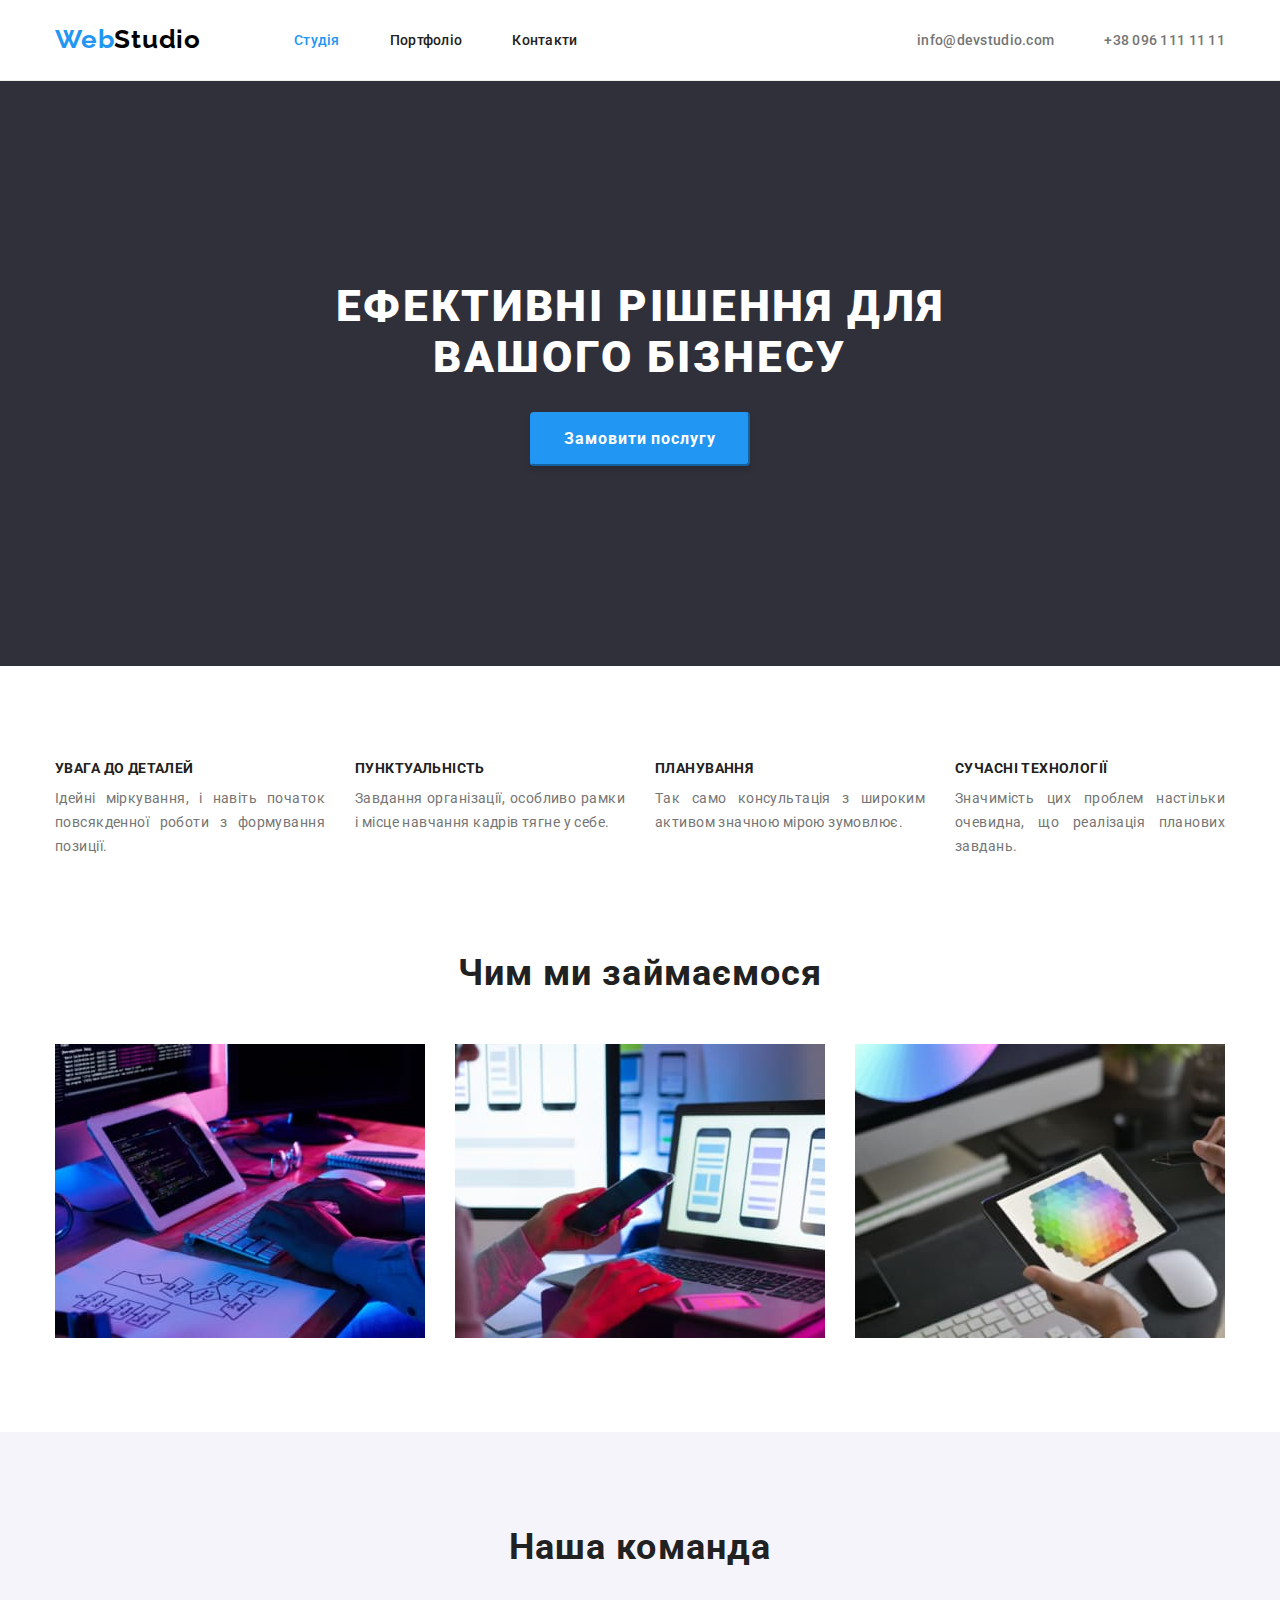
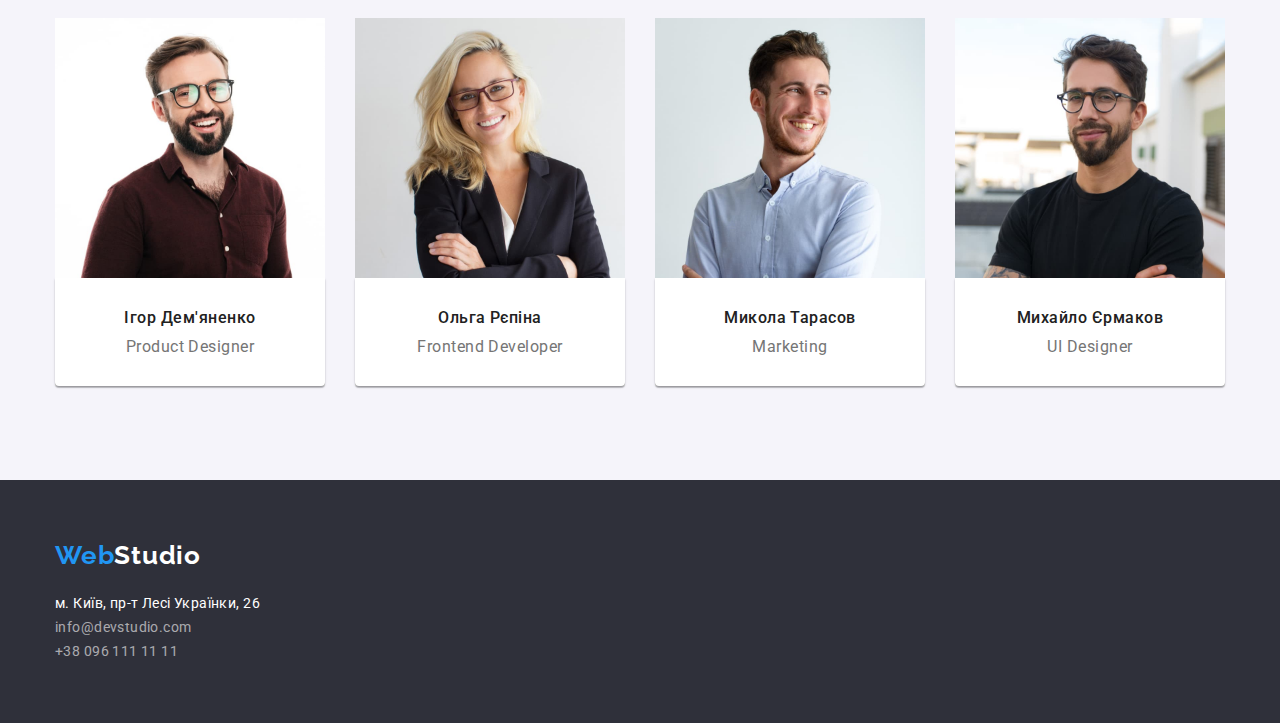
<file: index.html>
<!DOCTYPE html>
<html lang="uk">
  <head>
    <meta charset="UTF-8" />
    <meta http-equiv="X-UA-Compatible" content="IE=edge" />
    <meta name="viewport" content="width=device-width, initial-scale=1.0" />
    <title>Студія</title>

    <link
      href="https://fonts.googleapis.com/css2?family=Raleway:wght@700&family=Roboto:wght@400;500;700;900&display=swap"
      rel="stylesheet"
    />
    <link
      rel="stylesheet"
      href="https://cdnjs.cloudflare.com/ajax/libs/modern-normalize/1.1.0/modern-normalize.min.css"
    />
    <link rel="stylesheet" href="./css/style.css" />
  </head>
  <body>
    <header class="menu">
      <div class="container header-container">
        <a class="logo link" href="logo">Web<span class="logo-header">Studio</span></a>
        <nav>
          <ul class="nav-list list">
            <li class="nav-item">
              <a href="./index.html" class="header-contacts current link">Студія</a>
            </li>
            <li class="nav-item">
              <a href="./portfolio.html" class="header-contacts link">Портфоліо</a>
            </li>
            <li class="nav-item">
              <a href="" class="header-contacts link">Контакти</a>
            </li>
          </ul>
        </nav>
        <div class="header-right">
          <ul class="header-right-list list">
            <li>
              <a href="mailto:info@devstudio.com" class="header-contacts header-mail link"
                >info@devstudio.com</a
              >
            </li>
            <li>
              <a href="tel:+380961111111" class="header-contacts header-tel link"
                >+38 096 111 11 11</a
              >
            </li>
          </ul>
        </div>
      </div>
    </header>
    <main>
      <section class="hero">
        <div class="container">
          <h1 class="hero-title">Ефективні рішення для вашого бізнесу</h1>
          <button type="button" class="hero-btn">Замовити послугу</button>
        </div>
      </section>
      <section class="skills">
        <div class="container">
          <h2 hidden>Наші переваги</h2>
          <ul class="skills-list list">
            <li class="skills-item">
              <h3 class="skills-title">УВАГА ДО ДЕТАЛЕЙ</h3>
              <p class="skills-text">
                Ідейні міркування, і навіть початок повсякденної роботи з формування позиції.
              </p>
            </li>
            <li class="skills-item">
              <h3 class="skills-title">ПУНКТУАЛЬНІСТЬ</h3>
              <p class="skills-text">
                Завдання організації, особливо рамки і місце навчання кадрів тягне у себе.
              </p>
            </li>
            <li class="skills-item">
              <h3 class="skills-title">ПЛАНУВАННЯ</h3>
              <p class="skills-text">
                Tак само консультація з широким активом значною мірою зумовлює.
              </p>
            </li>
            <li class="skills-item">
              <h3 class="skills-title">СУЧАСНІ ТЕХНОЛОГІЇ</h3>
              <p class="skills-text">
                Значимість цих проблем настільки очевидна, що реалізація планових завдань.
              </p>
            </li>
          </ul>
        </div>
      </section>
      <section class="activity">
        <div class="container">
          <h2 class="activity-title">Чим ми займаємося</h2>
          <ul class="activity-list list">
            <li class="activity-item">
              <img src="./imeges/box1.jpg" alt="" width="370" />
            </li>
            <li class="activity-item">
              <img src="./imeges/box2.jpg" alt="" width="370" />
            </li>
            <li class="activity-item">
              <img src="./imeges/box3.jpg" alt="" width="370" />
            </li>
          </ul>
        </div>
      </section>
      <section class="team r">
        <div class="container">
          <h2 class="team-title">Наша команда</h2>
          <ul class="team-list list">
            <li class="team-item">
              <img src="./imeges/img-5.jpg" alt="" width="270" />
              <div class="card">
                <h3 class="team-name">Ігор Дем'яненко</h3>
                <p class="team-job">Product Designer</p>
              </div>
            </li>
            <li class="team-item">
              <img src="./imeges/img-2-2.jpg" alt="" width="270" />
              <div class="card">
                <h3 class="team-name">Ольга Рєпіна</h3>
                <p class="team-job">Frontend Developer</p>
              </div>
            </li>
            <li class="team-item">
              <img src="./imeges/img-3-2.jpg" alt="" width="270" />
              <div class="card">
                <h3 class="team-name">Микола Тарасов</h3>
                <p class="team-job">Marketing</p>
              </div>
            </li>

            <li class="team-item">
              <img src="./imeges/img-4-2.jpg" alt="" width="270" />
              <div class="card">
                <h3 class="team-name">Михайло Єрмаков</h3>
                <p class="team-job">UI Designer</p>
              </div>
            </li>
          </ul>
        </div>
      </section>
    </main>
    <footer class="contacts">
      <div class="container footer">
        <a href="" class="logo-down link">Web<span class="logo-footer link">Studio</span></a>
        <address>
          <ul class="contacts-list list">
            <li>
              <a href="" class="contacts-street link">м. Київ, пр-т Лесі Українки, 26</a>
            </li>
            <li>
              <a href="mailto:info@devstudio.com" class="contacts-mail link">info@devstudio.com</a>
            </li>
            <li>
              <a href="tel:+380961111111" class="contacts-tel link">+38 096 111 11 11</a>
            </li>
          </ul>
        </address>
      </div>
    </footer>
  </body>
</html>
</file>
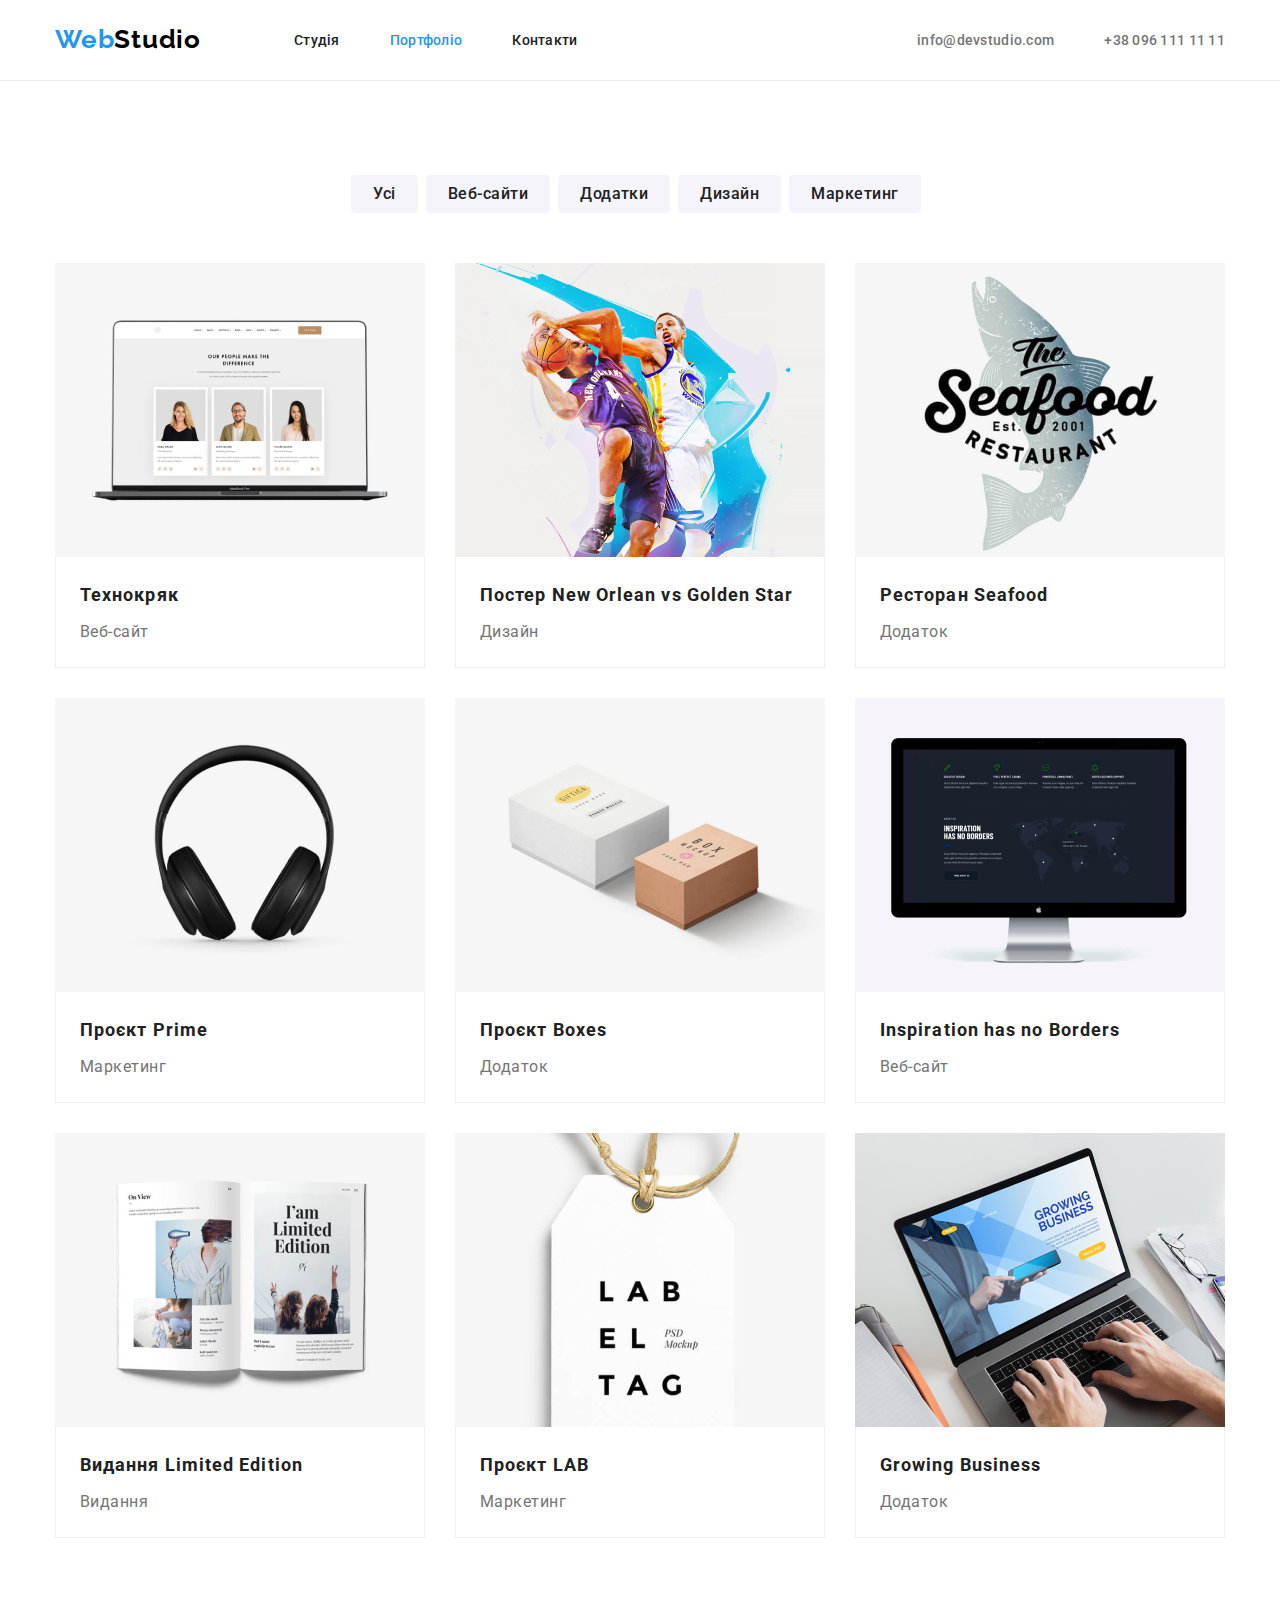
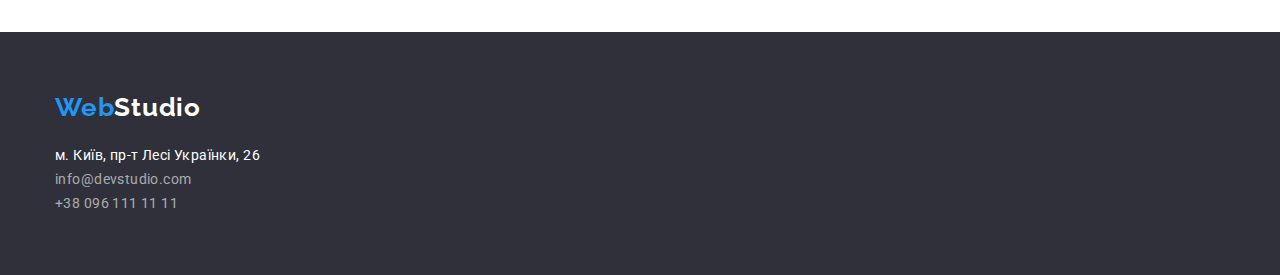
<file: portfolio.html>
<!DOCTYPE html>
<html lang="uk">
  <head>
    <meta charset="UTF-8" />
    <meta http-equiv="X-UA-Compatible" content="IE=edge" />
    <meta name="viewport" content="width=device-width, initial-scale=1.0" />
    <title>Портфоліо</title>
    <link
      href="https://fonts.googleapis.com/css2?family=Raleway:wght@700&family=Roboto:wght@400;500;700;900&display=swap"
      rel="stylesheet"
    />
    <link
      rel="stylesheet"
      href="https://cdnjs.cloudflare.com/ajax/libs/modern-normalize/1.1.0/modern-normalize.min.css"
    />
    <link rel="stylesheet" href="./css/style.css" />
  </head>
  <body>
    <header class="menu">
      <div class="container header-container">
        <a class="logo link" href="logo">Web<span class="logo-header">Studio</span></a>
        <nav>
          <ul class="nav-list list">
            <li class="nav-item">
              <a href="./index.html" class="header-contacts link">Студія</a>
            </li>
            <li class="nav-item">
              <a href="./portfolio.html" class="header-contacts current link">Портфоліо</a>
            </li>
            <li class="nav-item">
              <a href="" class="header-contacts link">Контакти</a>
            </li>
          </ul>
        </nav>
        <div class="header-right">
          <ul class="header-right-list list">
            <li>
              <a href="mailto:info@devstudio.com" class="header-contacts header-mail link"
                >info@devstudio.com</a
              >
            </li>
            <li>
              <a href="tel:+380961111111" class="header-contacts header-tel link"
                >+38 096 111 11 11</a
              >
            </li>
          </ul>
        </div>
      </div>
    </header>
    <main>
      <section class="portfolio">
        <div class="container">
          <ul class="btn-list list">
            <li><button type="button" class="btn">Усі</button></li>
            <li><button type="button" class="btn">Веб-сайти</button></li>
            <li><button type="button" class="btn">Додатки</button></li>
            <li><button type="button" class="btn">Дизайн</button></li>
            <li><button type="button" class="btn">Маркетинг</button></li>
          </ul>
          <h1 hidden>Приклади робіт</h1>
          <ul class="example-list list">
            <li class="example">
              <a href="" class="link">
                <img src="./imeges/img-6.jpg" alt="computer" width="370" />
                <div class="example-card-down">
                  <h2 class="example-title">Технокряк</h2>
                  <p class="example-item">Веб-сайт</p>
                </div>
              </a>
            </li>
            <li class="example">
              <a href="" class="link">
                <img src="./imeges/img-7.jpg" alt="poster" width="370" />
                <div class="example-card-down">
                  <h2 class="example-title">Постер New Orlean vs Golden Star</h2>
                  <p class="example-item">Дизайн</p>
                </div>
              </a>
            </li>
            <li class="example">
              <a href="" class="link">
                <img src="./imeges/img-8.jpg" alt="restaurant" width="370" />
                <div class="example-card-down">
                  <h2 class="example-title">Ресторан Seafood</h2>
                  <p class="example-item">Додаток</p>
                </div>
              </a>
            </li>
            <li class="example">
              <a href="" class="link">
                <img src="./imeges/img-9.jpg" alt="headphones" width="370" />
                <div class="example-card-down">
                  <h2 class="example-title">Проєкт Prime</h2>
                  <p class="example-item">Маркетинг</p>
                </div>
              </a>
            </li>
            <li class="example">
              <a href="" class="link">
                <img src="./imeges/img-10.jpg" alt="boxes" width="370" />
                <div class="example-card-down">
                  <h2 class="example-title">Проєкт Boxes</h2>
                  <p class="example-item">Додаток</p>
                </div>
              </a>
            </li>
            <li class="example">
              <a href="" class="link">
                <img src="./imeges/img-11.jpg" alt="monitor" width="370" />
                <div class="example-card-down">
                  <h2 class="example-title">Inspiration has no Borders</h2>
                  <p class="example-item">Веб-сайт</p>
                </div>
              </a>
            </li>
            <li class="example">
              <a href="" class="link">
                <img src="./imeges/img-12.jpg" alt="magazine" width="370" />
                <div class="example-card-down">
                  <h2 class="example-title">Видання Limited Edition</h2>
                  <p class="example-item">Видання</p>
                </div>
              </a>
            </li>
            <li class="example">
              <a href="" class="link">
                <img src="./imeges/img-13.jpg" alt="label" width="370" />
                <div class="example-card-down">
                  <h2 class="example-title">Проєкт LAB</h2>
                  <p class="example-item">Маркетинг</p>
                </div>
              </a>
            </li>
            <li class="example">
              <a href="" class="link">
                <img src="./imeges/img-14.jpg" alt="notebook" width="370" />
                <div class="example-card-down">
                  <h2 class="example-title">Growing Business</h2>
                  <p class="example-item">Додаток</p>
                </div>
              </a>
            </li>
          </ul>
        </div>
      </section>
    </main>
    <footer class="contacts">
      <div class="container footer">
        <a href="" class="logo-down link">Web<span class="logo-footer link">Studio</span></a>
        <address>
          <ul class="contacts-list list">
            <li>
              <a href="" class="contacts-street link">м. Київ, пр-т Лесі Українки, 26</a>
            </li>
            <li>
              <a href="mailto:info@devstudio.com" class="contacts-mail link">info@devstudio.com</a>
            </li>
            <li>
              <a href="tel:+380961111111" class="contacts-tel link">+38 096 111 11 11</a>
            </li>
          </ul>
        </address>
      </div>
    </footer>
  </body>
</html>
</file>
<file: css/style.css>
:root {
  --primary-text-color: #757575;
  --title-text-color: #212121;
  --accent-text-color: #2196f3;
  --primary-white-bgc: #ffffff;
  --secondary-bgc: #2f303a;
  --skills-bgc: #f5f5f5;
  --team-bgc: #f5f4fa;
  --accent-bgc: #2196f3;
  --hero-button-text: #ffffff;
}

body {
  font-family: "Roboto", Verdana, sans-serif;
  background-color: var(--primary-white-bgc);
}

p,
h1,
h2,
h3 {
  margin: 0;
}

img {
  display: block;
  max-width: 100%;
  height: auto;
}

.list {
  list-style: none;
  margin: 0;
  padding: 0;
}


.link {
  text-decoration: none;
}

.menu {
 
  border-bottom: 1px solid #ececec;
}

.header-container {
  display: flex;
  align-items: center;
  
}

.nav-list {
  display: flex;
  align-items: center;
  gap: 50px;
}



.logo {
  font-family: "Raleway", sans-serif;
  font-weight: 700;
  font-size: 26px;
  line-height: 31px;
  letter-spacing: 0.03em;
  color: var(--accent-text-color);
  margin-right: 93px;
  padding-top: 24px;
  padding-bottom: 25px;
}

.header-right {
  margin-left: auto;
}

.header-right-list {
  display: flex;
  align-items: center;
  gap: 50px;
}

.logo-header {
  color: #000000;
}

.header-contacts {
  font-weight: 500;
  font-size: 14px;
  line-height: calc(16 / 14);
  letter-spacing: 0.02em;
  color: var(--title-text-color);
  padding-top: 32px;
  padding-bottom: 32px;
}

.header-contacts:hover,
.header-contacts:focus {
  color: var(--accent-text-color);
}
.current{
  color: var(--accent-text-color);
}
.header-mail,
.header-tel {
  color: var(--primary-text-color);
}

.hero {
  background-color: var(--secondary-bgc);
  padding-top: 200px;
  padding-bottom: 200px;
  text-align: center;
}

.container {
  width: 1200px;
  padding-right: 15px;
  padding-left: 15px;
  margin-left: auto;
  margin-right: auto;
}

.hero-title {
  font-weight: 900;
  font-size: 44px;
  letter-spacing: 0.06em;
  text-transform: uppercase;
  width: 696px;
  text-align: center;
  color: var(--primary-white-bgc);
  margin-bottom: 30px;
  margin-left: auto;
  margin-right: auto;
}

.hero-btn {
  background-color: var(--accent-bgc);
  box-shadow: 0px 4px 4px rgba(19, 14, 14, 0.15);
  border-color: #2196f3;

  font-weight: 700;
  font-size: 16px;
  line-height: calc(30 / 16);
  display: inline-block;
  align-items: center;

  letter-spacing: 0.06em;
  cursor: pointer;
  color: var(--hero-button-text);
  padding-top: 10px;
  padding-bottom: 10px;
  padding-right: 32px;
  padding-left: 32px;
  min-width: 216px;
  min-height: 50px;
  border-radius: 4px;
}

.skills {
  background-color: var(--primary-white-bgc);
  padding-top: 94px;
  padding-bottom: 94px;
}

.skills-list {
  text-align: justify;
  display: flex;
  align-items: baseline;
  justify-content: center;
}

.skills-title {
  font-size: 14px;
  line-height: calc(16 / 14);
  letter-spacing: 0.03em;
  text-transform: uppercase;
  color: var(--title-text-color);
  width: 270px;
  margin-bottom: 10px;
  margin-left: 0px;
}

.skills-text {
  font-size: 14px;
  line-height: calc(24 / 14);
  letter-spacing: 0.03em;
  width: 270px;
  color: var(--primary-text-color);
}

.skills-item {
  width: 270px;
  margin-right: 30px;
}

.skills-item:nth-child(4n) {
  margin-right: 0px;
}

.activity {
  padding-bottom: 94px;
  text-align: center;
}

.activity-list {
  display: flex;
  align-items: baseline;
  justify-content: center;
}

.activity-title {
  font-size: 36px;
  line-height: calc(42 / 36);
  text-align: center;
  letter-spacing: 0.03em;

  color: var(--title-text-color);
  margin-bottom: 50px;
  margin-left: auto;
  margin-right: auto;
}

.activity-item {
  width: 370px;
  margin-right: 30px;
}

.activity-item:nth-child(3n) {
  margin-right: 0px;
}

.team {
  background-color: var(--team-bgc);
  padding-top: 94px;
  padding-bottom: 94px;
}

.team-list {
  display: flex;
  align-items: baseline;
  justify-content: center;
}

.team-title {
  font-size: 36px;
  line-height: calc(42 / 36);
  text-align: center;
  letter-spacing: 0.03em;

  color: var(--title-text-color);

  margin-bottom: 50px;
}

.team-item {
  width: 270px;
  border-width: 1px;
  border-color: #757575;
  margin-right: 30px;
}

.team-item:nth-child(4n) {
  margin-right: 0px;
}

.team-name {
  font-weight: 500;
  font-size: 16px;
  line-height: calc(19 / 16);
  text-align: center;
  letter-spacing: 0.03em;
  color: var(--title-text-color);
  margin-bottom: 10px;
}

.team-item {
  background-color: var(--primary-white-bgc);
}

.card {
  padding-top: 30px;
  padding-bottom: 30px;
  box-shadow: 0px 1px 3px rgba(0, 0, 0, 0.12), 0px 1px 1px rgba(0, 0, 0, 0.14),
    0px 2px 1px rgba(0, 0, 0, 0.2);
  border-radius: 0px 0px 4px 4px;
}

.team-job {
  font-size: 16px;
  line-height: calc(19 / 16);
  text-align: center;
  letter-spacing: 0.03em;
  color: var(--primary-text-color);
}

.logo-down {
  font-family: "Raleway", sans-serif;
  font-weight: 700;
  font-size: 26px;
  line-height: calc(31 / 26);
  letter-spacing: 0.03em;
  color: var(--accent-text-color);
  
}

.logo-footer {
  color: var(--hero-button-text);
 
}

.contacts {
  background: var(--secondary-bgc);
  padding-top: 60px;
  padding-bottom: 60px;
}

.footer {
  text-align: justify;
}
.contacts-list{
  margin-top: 20px;
}

.contacts-street {
  font-style: normal;
  font-size: 14px;
  line-height: calc(24 / 14);
  letter-spacing: 0.03em;
  color: var(--hero-button-text);
  margin-bottom: 9px;
}

.contacts-mail:hover,
.contacts-mail:focus {
  color: var(--accent-text-color);
}

.contacts-mail {
  font-style: normal;
  font-size: 14px;
  line-height: calc(24 / 14);
  letter-spacing: 0.03em;
  color: rgba(255, 255, 255, 0.6);
  margin-bottom: 9px;
}

.contacts-tel {
  font-style: normal;
  font-size: 14px;
  line-height: calc(24 / 14);
  letter-spacing: 0.03em;
  color: rgba(255, 255, 255, 0.6);
}

.contacts-tel:hover,
.contacts-tel:focus {
  color: var(--accent-text-color);
}

.portfolio {
  padding-top: 94px;
  padding-bottom: 94px;
}

.btn {
  font-family: inherit;
  font-weight: 500;
  font-size: 16px;
  line-height: calc(26 / 16);
  letter-spacing: 0.03em;
  color: var(--title-text-color);
  background: #f5f4fa;
  border-radius: 4px;
  border: none;
  padding: 6px 22px 6px 22px;
  margin-right: 8px;
  cursor: pointer;
}

.btn:nth-child(5n) {
  margin-right: 0px;
}

.btn:hover,
.btn:focus {
  color: var(--primary-white-bgc);
  background-color: var(--accent-bgc);
  border-color: #2196f3;
  box-shadow: 0px 3px 1px rgba(0, 0, 0, 0.1), 0px 1px 2px rgba(0, 0, 0, 0.08), 0px 2px 2px rgba(0, 0, 0, 0.12);
}

.btn-list {
  display: flex;
  align-items: baseline;
  margin-bottom: 50px;
  justify-content: center;
}

.example-list {
  display: flex;
  align-items: baseline;
  flex-wrap: wrap;
  justify-content: center;
}

.example {
  background-color: var(--primary-white-bgc);
  margin-right: 30px;
  margin-bottom: 30px;
  width: 370px;
  border-width: 1px;
  border-color: #757575;
}

.example-title {
  font-size: 18px;
  line-height: calc(36 / 18);
  letter-spacing: 0.06em;
  margin-bottom: 4px;
  color: var(--title-text-color);
}

.example-item {
  font-size: 16px;
  line-height: calc(30 / 16);
  letter-spacing: 0.03em;
  color: var(--primary-text-color);
}

.example:nth-child(3n) {
  margin-right: 0px;
}

.example:nth-last-child(-n + 3) {
  margin-bottom: 0px;
}

.example-card-down {
  width: 370px;
  padding: 20px 24px;
  text-align: justify;
  border-bottom: 1px solid #eeeeee;
  border-right: 1px solid #eeeeee;
  border-left:  1px solid #eeeeee;
}
</file>
